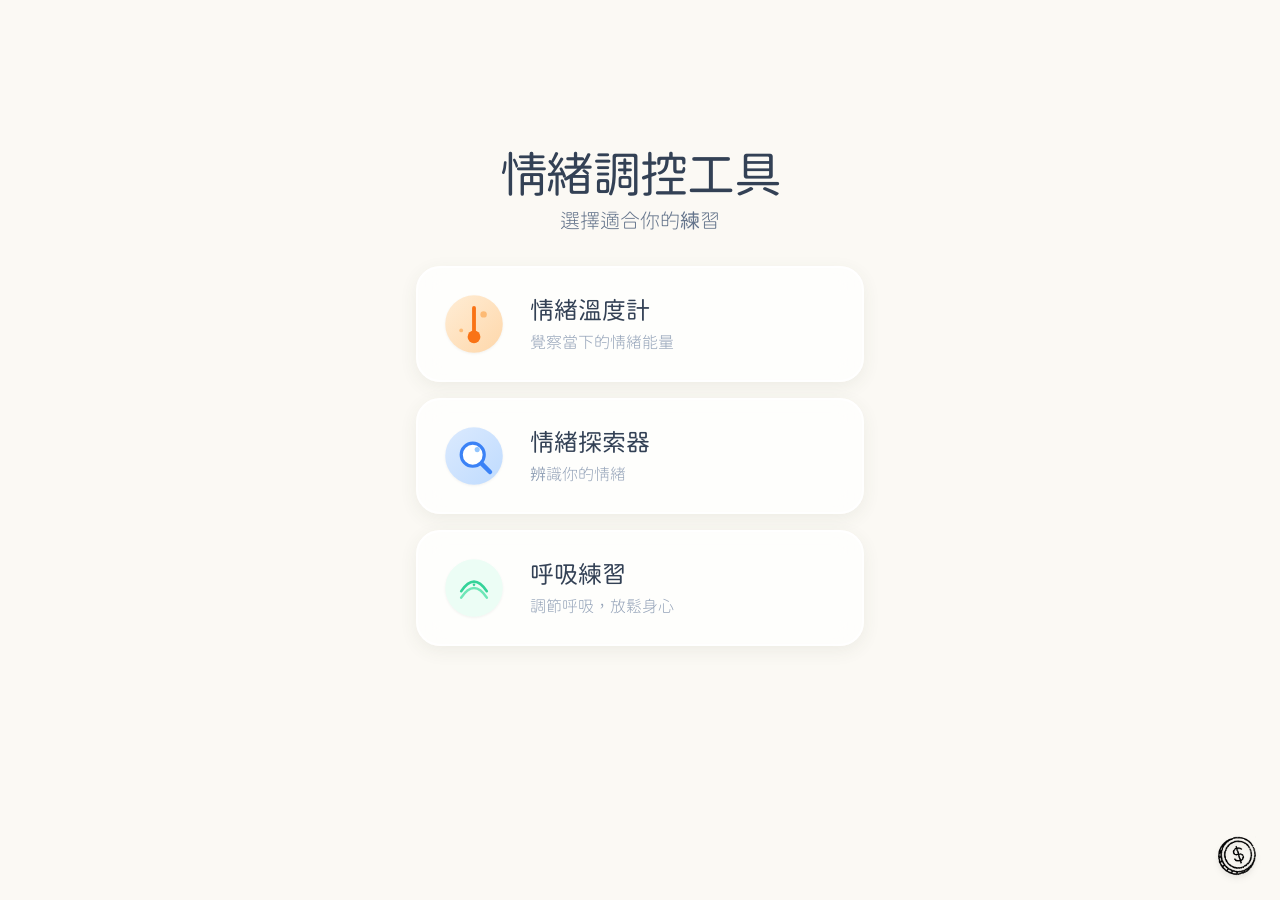
<file: index.html>
<!DOCTYPE html>
<html lang="zh-TW">
<head>
    <meta name="emotion-platform-release" content="2026-10-21-page-edges-v15">
    <link rel="icon" href="[data-uri]">
    <meta charset="UTF-8">
    <meta name="viewport" content="width=device-width, initial-scale=1.0">
    <title>情緒溫度計 (Emotion Meter)</title>
    
    <!-- Fonts -->
    <link href="resources/runtime/platform.css?v=d3106ad6e198" rel="stylesheet">
    
    <!-- Tailwind CSS -->
    <script src="resources/vendor/tailwind.js?v=176e894661aa"></script>
    <script>
        tailwind.config = {
            theme: {
                extend: {
                    fontFamily: {
                        main: ['GenSen Rounded', 'sans-serif'],
                        sans: ['GenSen Rounded', 'PingFang TC', 'Microsoft JhengHei', 'sans-serif'],
                    }
                }
            }
        }
    </script>

    <!-- React & ReactDOM -->
    <script src="resources/vendor/react.production.min.js?v=d949f1c3687a"></script>
    <script src="resources/vendor/react-dom.production.min.js?v=35f4f974f4b2"></script>
    
    <!-- Babel for JSX -->
    

    <style>
        body {
            font-family: 'cwTeXYen', sans-serif;
        }
        /* Custom Slider Styles */
        input[type=range]::-webkit-slider-thumb {
            -webkit-appearance: none;
            height: 56px;
            width: 56px;
            border-radius: 50%;
            background: #ffffff;
            cursor: pointer;
            margin-top: -20px;
            box-shadow: 0 4px 6px -1px rgba(0, 0, 0, 0.1), 0 2px 4px -1px rgba(0, 0, 0, 0.06);
        }
        input[type=range]::-moz-range-thumb {
            height: 56px;
            width: 56px;
            border-radius: 50%;
            background: #ffffff;
            cursor: pointer;
            box-shadow: 0 4px 6px -1px rgba(0, 0, 0, 0.1), 0 2px 4px -1px rgba(0, 0, 0, 0.06);
        }
        input[type=range]::-webkit-slider-runnable-track {
            width: 100%;
            height: 16px;
            cursor: pointer;
            background: rgba(255, 255, 255, 0.9);
            border: 1px solid rgba(0, 0, 0, 0.05);
            box-shadow: inset 0 1px 2px rgba(0,0,0,0.1);
            border-radius: 9999px;
        }
        input[type=range]::-moz-range-track {
            width: 100%;
            height: 16px;
            cursor: pointer;
            background: rgba(255, 255, 255, 0.9);
            border: 1px solid rgba(0, 0, 0, 0.05);
            box-shadow: inset 0 1px 2px rgba(0,0,0,0.1);
            border-radius: 9999px;
        }

        /* Tablet Portrait Scaling */
        @media (min-width: 768px) and (orientation: portrait) {
            .main-card-scale {
                transform: scale(1.5);
            }
        }
        @media (min-width: 1024px) and (orientation: portrait) {
            .main-card-scale {
                transform: scale(1.8);
            }
        }

        /* Mobile Landscape Scaling */
        @media (max-height: 500px) and (orientation: landscape) {
            .main-card-scale {
                transform: scale(0.5);
            }
            .mobile-landscape-scale {
                transform: scale(0.45);
                transform-origin: center center;
                padding-top: 52px !important;
            }
            .mobile-landscape-compact {
                gap: 1rem !important;
            }
            .mobile-landscape-topbar {
                position: absolute !important;
                top: 0 !important;
                left: 0 !important;
                right: 0 !important;
                z-index: 50 !important;
                min-height: 52px !important;
                padding-top: 8px !important;
                background: transparent !important;
                pointer-events: none !important;
            }
            .mobile-landscape-topbar > * {
                pointer-events: auto !important;
            }
            .mobile-landscape-home, .mobile-landscape-restart {
                top: 8px !important;
            }
            .mobile-landscape-music {
                z-index: 999 !important;
                pointer-events: auto !important;
            }
            .mobile-landscape-music button {
                cursor: pointer !important;
                touch-action: manipulation !important;
                min-width: 48px !important;
                min-height: 48px !important;
            }
            .mobile-landscape-btn {
                width: 2rem !important;
                height: 2rem !important;
            }
            .mobile-landscape-emoji {
                font-size: 1.25rem !important;
            }
            .mobile-landscape-submenu {
                top: 48px !important;
            }
            .mobile-landscape-progress {
                height: 4px !important;
                position: absolute !important;
                top: 0 !important;
                left: 0 !important;
                z-index: 50 !important;
                background: rgba(241, 245, 249, 0.9) !important;
            }
            .box-breathing-landscape-fix {
                padding-top: 0 !important;
                justify-content: center !important;
                gap: 0.5rem !important;
                padding-bottom: 0 !important;
            }
            .box-breathing-landscape-fix .breathing-square-container {
                margin-top: -1.5rem !important;
                transform: scale(0.55);
            }
            .box-breathing-landscape-fix .guide-sentence-container {
                margin-top: -2.5rem !important;
            }
            .sphere-landscape-instruction-fix {
                margin-top: 0 !important;
            }
            .sphere-landscape-size-fix {
                /* Default */
            }
        }
        @media (max-height: 500px) and (orientation: landscape) {
            .sphere-landscape-size-fix {
                transform: scale(0.6) !important;
                margin-top: -1.5rem !important;
                margin-bottom: -1rem !important;
            }
            .sphere-landscape-instruction-fix {
                margin-top: -2.5rem !important;
                height: 4rem !important;
                width: 100vw !important;
                left: 50% !important;
                transform: translateX(-50%) !important;
            }
            .sphere-landscape-instruction-fix p {
                white-space: pre !important;
                width: 100% !important;
            }
            .mobile-landscape-music {
                right: 64px !important;
                top: 12px !important;
                z-index: 999 !important;
            }
        }
        @media (min-height: 501px) and (max-height: 700px) and (orientation: landscape) {
            .main-card-scale {
                transform: scale(0.75);
            }
            .mobile-landscape-scale {
                transform: scale(0.8);
                transform-origin: center center;
            }
            .sphere-landscape-size-fix {
                transform: scale(0.9) !important;
            }
        }

        /* Animations */
        @keyframes fadeInUp {
            from {
                opacity: 0;
                transform: translateY(20px);
            }
            to {
                opacity: 1;
                transform: translateY(0);
            }
        }
        @keyframes fadeInUpCentered {
            from {
                opacity: 0;
                transform: translate(-50%, calc(-50% + 20px));
            }
            to {
                opacity: 1;
                transform: translate(-50%, -50%);
            }
        }
        @keyframes fadeInCentered {
            from {
                opacity: 0;
                transform: translate(-50%, -50%);
            }
            to {
                opacity: 1;
                transform: translate(-50%, -50%);
            }
        }
        @keyframes breathing {
            0%, 100% {
                transform: scale(1);
                opacity: 0.5;
            }
            50% {
                transform: scale(1.2);
                opacity: 0.9;
            }
        }
        @keyframes slowFadeInOut {
            0% { opacity: 0; transform: translateY(5px); }
            15% { opacity: 1; transform: translateY(0); }
            85% { opacity: 1; transform: translateY(0); }
            100% { opacity: 0; transform: translateY(-5px); }
        }
    </style>
</head>
<body>
    <script src="resources/runtime/viewport.js?v=d2b3bd6fe7b5"></script>
    <script src="resources/runtime/page-background.js?v=7b0ddb8d5453"></script>
    <script>function emotionAsset(value){if(typeof value!=='string')return value;const key=value.startsWith('./')?value.slice(2):value;return (window.EMOTION_ASSETS&&window.EMOTION_ASSETS[key])||value;}</script>
    <script src="resources/runtime/ink.js?v=6630fa375257"></script>
    <script src="resources/runtime/platform-3d.js?v=744e1a16c7c3"></script>
    <div id="root"></div>

    <script src="resources/runtime/app.js?v=71ab6953e22f"></script>
</body>
<!-- Bundled resource licences and provenance:
resources/vendor/THREE-LICENSE.txt
The MIT License

Copyright © 2010-2024 three.js authors

Permission is hereby granted, free of charge, to any person obtaining a copy
of this software and associated documentation files (the "Software"), to deal
in the Software without restriction, including without limitation the rights
to use, copy, modify, merge, publish, distribute, sublicense, and/or sell
copies of the Software, and to permit persons to whom the Software is
furnished to do so, subject to the following conditions:

The above copyright notice and this permission notice shall be included in
all copies or substantial portions of the Software.

THE SOFTWARE IS PROVIDED "AS IS", WITHOUT WARRANTY OF ANY KIND, EXPRESS OR
IMPLIED, INCLUDING BUT NOT LIMITED TO THE WARRANTIES OF MERCHANTABILITY,
FITNESS FOR A PARTICULAR PURPOSE AND NONINFRINGEMENT. IN NO EVENT SHALL THE
AUTHORS OR COPYRIGHT HOLDERS BE LIABLE FOR ANY CLAIM, DAMAGES OR OTHER
LIABILITY, WHETHER IN AN ACTION OF CONTRACT, TORT OR OTHERWISE, ARISING FROM,
OUT OF OR IN CONNECTION WITH THE SOFTWARE OR THE USE OR OTHER DEALINGS IN
THE SOFTWARE.


resources/fonts/GENSEN-LICENSE.txt
Copyright 2014-2019 Adobe (http://www.adobe.com/), with Reserved Font
Name 'Source'. Source is a trademark of Adobe in the United States
and/or other countries.


This Font Software is licensed under the SIL Open Font License, Version 1.1.
This license is copied below, and is also available with a FAQ at:
http://scripts.sil.org/OFL


—————————————————————————————-
SIL OPEN FONT LICENSE Version 1.1 - 26 February 2007
—————————————————————————————-

PREAMBLE
The goals of the Open Font License (OFL) are to stimulate worldwide
development of collaborative font projects, to support the font creation
efforts of academic and linguistic communities, and to provide a free and
open framework in which fonts may be shared and improved in partnership
with others.

The OFL allows the licensed fonts to be used, studied, modified and
redistributed freely as long as they are not sold by themselves. The
fonts, including any derivative works, can be bundled, embedded, 
redistributed and/or sold with any software provided that any reserved
names are not used by derivative works. The fonts and derivatives,
however, cannot be released under any other type of license. The
requirement for fonts to remain under this license does not apply
to any document created using the fonts or their derivatives.

DEFINITIONS
"Font Software" refers to the set of files released by the Copyright
Holder(s) under this license and clearly marked as such. This may
include source files, build scripts and documentation.

"Reserved Font Name" refers to any names specified as such after the
copyright statement(s).

"Original Version" refers to the collection of Font Software components as
distributed by the Copyright Holder(s).

"Modified Version" refers to any derivative made by adding to, deleting,
or substituting — in part or in whole — any of the components of the
Original Version, by changing formats or by porting the Font Software to a
new environment.

"Author" refers to any designer, engineer, programmer, technical
writer or other person who contributed to the Font Software.

PERMISSION & CONDITIONS
Permission is hereby granted, free of charge, to any person obtaining
a copy of the Font Software, to use, study, copy, merge, embed, modify,
redistribute, and sell modified and unmodified copies of the Font
Software, subject to the following conditions:

1) Neither the Font Software nor any of its individual components,
in Original or Modified Versions, may be sold by itself.

2) Original or Modified Versions of the Font Software may be bundled,
redistributed and/or sold with any software, provided that each copy
contains the above copyright notice and this license. These can be
included either as stand-alone text files, human-readable headers or
in the appropriate machine-readable metadata fields within text or
binary files as long as those fields can be easily viewed by the user.

3) No Modified Version of the Font Software may use the Reserved Font
Name(s) unless explicit written permission is granted by the corresponding
Copyright Holder. This restriction only applies to the primary font name as
presented to the users.

4) The name(s) of the Copyright Holder(s) or the Author(s) of the Font
Software shall not be used to promote, endorse or advertise any
Modified Version, except to acknowledge the contribution(s) of the
Copyright Holder(s) and the Author(s) or with their explicit written
permission.

5) The Font Software, modified or unmodified, in part or in whole,
must be distributed entirely under this license, and must not be
distributed under any other license. The requirement for fonts to
remain under this license does not apply to any document created
using the Font Software.

TERMINATION
This license becomes null and void if any of the above conditions are
not met.

DISCLAIMER
THE FONT SOFTWARE IS PROVIDED "AS IS", WITHOUT WARRANTY OF ANY KIND,
EXPRESS OR IMPLIED, INCLUDING BUT NOT LIMITED TO ANY WARRANTIES OF
MERCHANTABILITY, FITNESS FOR A PARTICULAR PURPOSE AND NONINFRINGEMENT
OF COPYRIGHT, PATENT, TRADEMARK, OR OTHER RIGHT. IN NO EVENT SHALL THE
COPYRIGHT HOLDER BE LIABLE FOR ANY CLAIM, DAMAGES OR OTHER LIABILITY,
INCLUDING ANY GENERAL, SPECIAL, INDIRECT, INCIDENTAL, OR CONSEQUENTIAL
DAMAGES, WHETHER IN AN ACTION OF CONTRACT, TORT OR OTHERWISE, ARISING
FROM, OUT OF THE USE OR INABILITY TO USE THE FONT SOFTWARE OR FROM
OTHER DEALINGS IN THE FONT SOFTWARE.

resources/textures/bark/SOURCE.txt
Bark Brown 02 — Rob Tuytel / Poly Haven
https://polyhaven.com/a/bark_brown_02
CC0 1.0 Universal: https://creativecommons.org/publicdomain/zero/1.0/
1K diffuse, OpenGL normal and roughness JPG textures.


resources/models/body/SOURCE.txt
Original rounded character generated for this platform.
Continuous soft body mesh, large rounded head, short arms and legs.
Generator: development/body/build-rounded.mjs


resources/audio/HEAD-PIANO-SOURCE.txt
Head body-sensation exercise: head-piano-v4.m4a.
Piano source: Piano Ambience chord progression 82bpm (sharps keys not quantized, natural), by CVLTIV8R.
Source: https://freesound.org/people/CVLTIV8R/sounds/810857/
License displayed on source page: Creative Commons 0 (CC0).
Preview source: https://cdn.freesound.org/previews/810/810857_2520418-hq.mp3
Approved listening sample: development/audio/head-preview/head-music-preview-v4.wav.
The 90-second practice edition uses the same piano, tonal processing and reference gain, with soft opening and ending fades. It covers all five existing body-guidance stages.
The breathing-tree music remains music2.mp3.

-->
</html>
</file>
<file: resources/runtime/platform.css>
@font-face{font-family:'GenSen Rounded';src:url('../fonts/gensen-300-subset.woff2') format('woff2');font-weight:300;font-style:normal;font-display:swap}
@font-face{font-family:'GenSen Rounded';src:url('../fonts/gensen-complete.woff2') format('woff2');font-weight:400 900;font-style:normal;font-display:swap}
@font-face{font-family:'GenSen Complete';src:url('../fonts/gensen-complete.woff2') format('woff2');font-weight:300;font-display:swap}
:root{--emotion-font:'GenSen Rounded','GenSen Complete','PingFang TC','Microsoft JhengHei',sans-serif}
body,button,input,textarea,select,h1,h2,h3,h4,p,label,.font-main,.font-sans,.font-mono{font-family:var(--emotion-font)!important;font-synthesis:none}
body,p,textarea{font-weight:300}h1,h2,h3,h4,button,label,strong,b,.font-bold,.font-black,.font-semibold,.font-medium{font-weight:400!important}
/* Appearance only: retain the original widths, heights, spacing and breakpoints. */
body{background:#f5f2eb}
[class~="bg-[#FDFBF7]"]{background-color:rgba(253,251,247,.78)!important}
.bg-white{background-color:rgba(255,255,255,.72)!important}
button.bg-white,button[class*="bg-white/"]{backdrop-filter:blur(14px);-webkit-backdrop-filter:blur(14px);box-shadow:0 5px 18px rgba(66,74,57,.075);border-color:rgba(255,255,255,.9)}
button.bg-white:hover{background-color:rgba(255,255,255,.92)!important;box-shadow:0 7px 22px rgba(66,74,57,.11)}
button.bg-white:active{box-shadow:inset 0 1px 5px rgba(66,74,57,.09)}
/* Light and reflections live inside the original breathing sphere. */
.breath-orb{isolation:isolate;border:1px solid rgba(255,255,255,.52)}
.breath-orb:before{content:'';position:absolute;inset:0;border-radius:inherit;background:radial-gradient(ellipse at 30% 22%,rgba(255,255,255,.88),rgba(255,255,255,.24) 30%,transparent 60%);box-shadow:inset -14px -20px 30px rgba(42,66,65,.16),inset 6px 7px 18px rgba(255,255,255,.4);pointer-events:none;z-index:-1}
.breath-orb:after{content:'';position:absolute;inset:9%;border-radius:inherit;border-top:1px solid rgba(255,255,255,.45);transform:rotate(-22deg);pointer-events:none;z-index:-1}
canvas.touch-none{-webkit-user-select:none;user-select:none;-webkit-touch-callout:none;touch-action:none}
/* Fixed app viewport; the all-emotions region owns the only page scrolling. */



textarea{overscroll-behavior:none}
.writing-sidebar{min-height:0;overscroll-behavior:none}
.writing-sidebar>div:last-child{min-height:0!important}

.platform-home{position:fixed;inset:0;min-height:0;height:100dvh;overflow:hidden;overscroll-behavior:none;touch-action:none}
.breathing-platform{height:100dvh!important}
.breathing-platform .mobile-landscape-topbar{flex-shrink:0}
.breathing-content{min-height:0}
@media(max-width:767px) and (orientation:portrait){
 .breathing-intro-guidance{top:calc(38% + 24px)!important}
 /* Visual offsets only: preserve both figures' layout boxes and sizes. */
 .body-sensation-footer,.tree-guidance-footer{transform:translateY(-12px)}
 .tree-breathing-progress{bottom:0!important}
}
@media(max-width:767px) and (max-height:600px) and (orientation:portrait){
 .breathing-intro-guidance{top:calc(38% + 34px)!important}
}
@media(max-width:360px){.platform-home h1{font-size:2.5rem}}
@media(max-height:700px) and (orientation:portrait){
 .platform-home{padding-top:20px!important;padding-bottom:60px!important}
 .platform-home>.space-y-8>:not([hidden])~:not([hidden]){margin-top:20px}
 .platform-home button{padding:16px;gap:18px}
 .platform-home button svg{width:52px;height:52px;flex-shrink:0}
}
@media(max-height:500px) and (orientation:landscape){
 .writing-sidebar{overflow-y:auto!important;overscroll-behavior:none}
 .writing-sidebar>div:last-child{min-height:300px!important}
 .platform-home{padding:12px 60px 28px!important}
 .platform-home h1{font-size:1.75rem;line-height:1.2}
 .platform-home>.space-y-8>:not([hidden])~:not([hidden]){margin-top:12px}
 .platform-home .space-y-4>:not([hidden])~:not([hidden]){margin-top:8px}
 .platform-home button{padding:10px 16px;gap:16px}
 .platform-home button svg{width:38px;height:38px;flex-shrink:0}
 .platform-home button h3{font-size:19px;line-height:1.25}
 .platform-home button p{font-size:13px;line-height:1.3;margin-top:2px}
 .platform-home .text-xl{font-size:15px;line-height:1.3}
}
.sphere-landscape-size-fix:before,.sphere-landscape-size-fix:after{content:'';position:absolute;inset:0;border-radius:50%;border:1px solid rgba(148,177,166,.15);pointer-events:none}
.sphere-landscape-size-fix:after{inset:-10px;border-color:rgba(148,177,166,.08)}

/* Existing six body targets, now visible as light rather than added controls. */
.body-hotspot{border:0;background:transparent;padding:0;-webkit-tap-highlight-color:transparent;touch-action:manipulation;isolation:isolate;outline-offset:-7px}
.body-marker{position:relative;display:block;width:46px;height:46px;border-radius:50%;background:radial-gradient(circle,rgba(255,255,231,.86) 0%,rgba(247,250,217,.65) 28%,rgba(222,240,212,.28) 58%,transparent 100%);pointer-events:none;transition:transform .6s,background .6s}
.body-hotspot:nth-of-type(2n) .body-marker{animation-delay:-2s}
.body-hotspot[aria-pressed="true"] .body-marker{transform:scale(1.22);background:radial-gradient(circle,rgba(255,255,230,1) 0%,rgba(247,248,209,.64) 17%,rgba(219,238,214,.24) 45%,transparent 74%)}
.body-hotspot:focus-visible{outline:2px solid rgba(111,157,133,.8);border-radius:50%}
@keyframes bodyLight{0%,100%{filter:brightness(.96)}50%{filter:brightness(1.12)}}
@media(prefers-reduced-motion:reduce){.body-marker{animation:none}.body-hotspot[aria-pressed="true"] .animate-\[breathing_4s_ease-in-out_infinite\]{animation:none}}

.body-figure[data-ready="true"] > .body-image{visibility:hidden}

/* Breathing options: soften the surfaces while retaining the calibrated geometry. */
.mobile-landscape-options .mobile-landscape-btn{
 --option-rgb:112,164,133;
 background-color:rgba(255,255,255,.58)!important;
 border-color:transparent!important;
 box-shadow:inset 0 0 0 1px rgba(255,255,255,.82),0 3px 12px rgba(76,88,74,.045)!important;
 backdrop-filter:blur(14px);-webkit-backdrop-filter:blur(14px);
 -webkit-tap-highlight-color:transparent;
}
.mobile-landscape-options .mobile-landscape-btn[class~="border-blue-400"]{--option-rgb:113,154,198}
.mobile-landscape-options .mobile-landscape-btn[class~="border-orange-400"]{--option-rgb:216,156,102}
.mobile-landscape-options .mobile-landscape-btn[class~="scale-110"]{
 background-color:rgba(var(--option-rgb),.16)!important;
 box-shadow:inset 0 0 0 1px rgba(var(--option-rgb),.52),inset 0 2px 10px rgba(255,255,255,.56),0 3px 12px rgba(var(--option-rgb),.075)!important;
}
@media(hover:hover){
 .mobile-landscape-options .mobile-landscape-btn:hover{background-color:rgba(255,255,255,.82)!important}
 .mobile-landscape-options .mobile-landscape-btn[class~="scale-110"]:hover{background-color:rgba(var(--option-rgb),.20)!important}
}
.mobile-landscape-options .mobile-landscape-btn > .rounded-full,
.mobile-landscape-options .mobile-landscape-btn > .rounded-md{
 background-image:radial-gradient(ellipse at 28% 20%,rgba(255,255,255,.28),transparent 68%);
 box-shadow:inset 0 -1px 2px rgba(60,85,72,.06);
}
.mobile-landscape-options .mobile-landscape-emoji{display:inline-block;transform:scale(.88);filter:saturate(.88)}
.mobile-landscape-submenu{margin-top:8px}
.mobile-landscape-submenu > .backdrop-blur-md{
 background-color:rgba(255,255,255,.68)!important;
 border-color:rgba(255,255,255,.9)!important;
 box-shadow:0 5px 16px rgba(76,88,74,.075),inset 0 1px 0 rgba(255,255,255,.8)!important;
 backdrop-filter:blur(20px);-webkit-backdrop-filter:blur(20px);
}
.mobile-landscape-submenu .h-px{background-color:rgba(120,147,132,.12)!important}
.mobile-landscape-submenu button{
 background-color:rgba(255,255,255,.44)!important;
 border-color:rgba(120,147,132,.12)!important;
 color:#65796f!important;
 box-shadow:none!important;
 -webkit-tap-highlight-color:transparent;
}
.mobile-landscape-submenu button[class~="text-green-600"]{color:#438263!important}
.mobile-landscape-submenu button[class~="text-purple-600"]{color:#80689e!important;border-color:rgba(145,120,175,.15)!important}
.mobile-landscape-submenu button[class~="shadow-inner"],
.mobile-landscape-submenu button[class~="bg-slate-800"]{
 background-color:rgba(134,191,157,.22)!important;
 color:#426d55!important;
 box-shadow:inset 0 0 0 1px rgba(112,164,133,.44),inset 0 2px 7px rgba(255,255,255,.5)!important;
}
@media(hover:hover){.mobile-landscape-submenu button:hover{background-color:rgba(134,191,157,.15)!important}}
.mobile-landscape-options .mobile-landscape-btn:focus-visible,
.mobile-landscape-submenu button:focus-visible{outline:2px solid #78a28b;outline-offset:3px}

/* Experimental copy only: a connected coordinate map and a foreground fade. */
.zone-explorer{background:#faf8f3!important;color:#526158;isolation:isolate}
.zone-main{display:flex;flex-direction:column;min-height:0;height:100%}
.zone-topbar{display:flex;align-items:center;justify-content:space-between;padding:12px 16px;padding-top:max(12px,env(safe-area-inset-top));flex-shrink:0;transition:opacity .7s ease-in-out}
.zone-stage{display:flex;align-items:center;justify-content:center;flex:1;min-height:0;padding:18px 22px max(36px,env(safe-area-inset-bottom));overflow:hidden;overscroll-behavior:none}
.zone-map{position:relative;width:100%;max-width:600px;margin:auto;padding:18px 0 46px 42px;transition:opacity .7s ease-in-out,filter .7s ease-in-out}
.zone-main[data-muted="true"] .zone-map{opacity:.075;filter:blur(.6px)}
.zone-main[data-muted="true"] .zone-topbar{opacity:.28}
.zone-grid{display:grid;grid-template-columns:repeat(2,minmax(0,1fr));gap:2px;overflow:hidden;border-radius:26px;background:rgba(255,255,255,.83);border:1px solid rgba(255,255,255,.9);box-shadow:0 12px 38px rgba(72,83,69,.045),inset 0 1px 0 white}
.zone-tile{aspect-ratio:1;min-width:0;padding:0;border:0;background:linear-gradient(145deg,rgba(var(--zone-rgb),.105),rgba(var(--zone-rgb),.23));display:flex;align-items:center;justify-content:center;transition:filter .25s ease;touch-action:manipulation;-webkit-tap-highlight-color:transparent}
.zone-light-art{width:100%;height:100%;display:block;pointer-events:none}
.zone-grid>.zone-tile:first-child{border-top-left-radius:inherit}
.zone-grid>.zone-tile:nth-child(2){border-top-right-radius:inherit}
.zone-grid>.zone-tile:nth-child(3){border-bottom-left-radius:inherit}
.zone-grid>.zone-tile:nth-child(4){border-bottom-right-radius:inherit}
.zone-tile:active{filter:brightness(1.04)}
@media(hover:hover){.zone-tile:hover{filter:brightness(1.035)}}
.zone-axis-y{position:absolute;left:25px;top:18px;bottom:46px;width:1px;background:rgba(90,105,96,.43)}
.zone-axis-y:before{content:'';position:absolute;left:-3px;top:1px;width:7px;height:7px;border-left:1px solid rgba(90,105,96,.56);border-top:1px solid rgba(90,105,96,.56);transform:rotate(45deg)}
.zone-axis-y span,.zone-axis-x span{position:absolute;white-space:nowrap;color:#6e7c72;font-size:11px;line-height:1.2}
.zone-axis-y .axis-y-name{left:-23px;top:50%;transform:translateY(-50%);writing-mode:vertical-rl;text-orientation:upright;letter-spacing:.15em;font-size:14px;color:#56685c}
.zone-axis-y .axis-y-high{left:-16px;top:12px}
.zone-axis-y .axis-y-low{left:-16px;bottom:4px}
.zone-axis-x{position:absolute;left:42px;right:0;bottom:28px;height:1px;background:rgba(90,105,96,.43)}
.zone-axis-x:after{content:'';position:absolute;right:1px;top:-3px;width:7px;height:7px;border-right:1px solid rgba(90,105,96,.56);border-top:1px solid rgba(90,105,96,.56);transform:rotate(45deg)}
.zone-axis-x .axis-x-name{left:50%;top:10px;transform:translateX(-50%);font-size:14px;letter-spacing:.08em;color:#56685c}
.zone-axis-x .axis-x-low{left:0;top:10px}.zone-axis-x .axis-x-high{right:7px;top:10px}
.zone-overlay{position:fixed;inset:0;z-index:40;display:flex;align-items:center;justify-content:center;padding:82px 20px max(30px,env(safe-area-inset-bottom));background:rgba(250,248,243,.035);animation:zoneForeground .7s ease-in-out both}
.zone-floating{position:relative;width:100%;max-width:560px;max-height:100%;display:flex;flex-direction:column;border:0;background:transparent;padding:0;min-height:0;overscroll-behavior:contain}
.zone-floating-heading{display:flex;align-items:center;justify-content:space-between;gap:10px;padding:0 2px 22px;flex-shrink:0}
.zone-floating-heading h2{display:flex;align-items:center;gap:8px;color:var(--zone-ink);font-size:16px;line-height:1.5;margin:0;white-space:nowrap;letter-spacing:.02em}
.zone-heading-dot{display:block;width:8px;height:8px;border-radius:50%;background:rgba(var(--zone-rgb),.78);flex-shrink:0}
.zone-floating-actions{display:flex;align-items:center;gap:7px}
.zone-close{width:34px;height:34px;display:flex;align-items:center;justify-content:center;border:1px solid rgba(128,143,131,.12);border-radius:50%;background:rgba(255,255,255,.45);color:#7c8b80;flex-shrink:0}
.zone-close svg{width:20px;height:20px}
.zone-next{width:40px;height:40px;flex-shrink:0;display:flex;align-items:center;justify-content:center;border-radius:50%;border:1px solid rgba(var(--zone-rgb),.34);background:rgba(var(--zone-rgb),.18);color:var(--zone-ink);transition:opacity .2s;opacity:1}
.zone-next svg{width:22px;height:22px}.zone-next:disabled{opacity:0;pointer-events:none}
.zone-emotions{display:grid;grid-template-columns:repeat(3,minmax(0,1fr));gap:12px;grid-auto-rows:minmax(0,1fr);overflow:hidden;overscroll-behavior:none;padding:3px 3px 8px;min-height:0;scrollbar-width:thin;scrollbar-color:rgba(var(--zone-rgb),.25) transparent}
.zone-emotion-card{width:100%;aspect-ratio:1;display:flex;align-items:center;justify-content:center;padding:7px;background:rgba(255,255,255,.52);border:1px solid rgba(var(--zone-rgb),.13);box-shadow:0 5px 18px rgba(90,104,91,.025);border-radius:22px;transition:background .2s,box-shadow .2s;animation:zoneForeground .45s ease-out backwards;-webkit-tap-highlight-color:transparent;touch-action:manipulation}
.zone-emotion-card:last-child:nth-child(3n+1){grid-column:2}
.zone-emotion-card img{width:100%;height:100%;object-fit:contain;pointer-events:none}
.zone-emotion-card[aria-pressed="true"]{background:rgba(var(--zone-rgb),.13);border-color:rgba(var(--zone-rgb),.58);box-shadow:0 0 0 2px rgba(var(--zone-rgb),.10)}
.zone-explorer button:focus-visible{outline:2px solid #6e9581;outline-offset:3px}
.zone-definition>div img{max-height:48vh}
@keyframes zoneForeground{from{opacity:0}to{opacity:1}}
@media(min-width:600px){.zone-topbar{padding:18px 24px}.zone-stage{padding:22px 34px 40px}.zone-map{padding-left:48px;padding-bottom:52px}.zone-grid{border-radius:32px}.zone-axis-y{left:28px;bottom:52px}.zone-axis-x{left:48px;bottom:31px}.zone-axis-y .axis-y-name,.zone-axis-x .axis-x-name{font-size:16px}.zone-floating-heading{padding-bottom:26px}.zone-floating-heading h2{font-size:20px}.zone-emotions{gap:16px}.zone-emotion-card{padding:12px;border-radius:26px}}
@media(max-width:350px){.zone-stage{padding:12px 18px 28px}.zone-map{padding-left:35px}.zone-axis-y{left:20px}.zone-axis-y .axis-y-name{left:-20px;font-size:13px}.zone-axis-y .axis-y-high,.zone-axis-y .axis-y-low{left:-13px}.zone-axis-x{left:35px}.zone-overlay{padding:72px 16px 24px}.zone-floating-heading{gap:6px;padding-bottom:16px}.zone-floating-heading h2{font-size:14px;gap:6px}.zone-floating-actions{gap:4px}.zone-next{width:34px;height:34px}.zone-close{width:30px;height:30px}.zone-emotions{gap:9px}.zone-emotion-card{border-radius:18px;padding:5px}}
@media(max-height:500px) and (orientation:landscape){.zone-topbar{padding:8px 16px}.zone-stage{padding:4px 18px 10px}.zone-map{max-width:calc(100dvh - 110px);padding-top:10px;padding-bottom:35px;padding-left:32px}.zone-grid{border-radius:20px}.zone-axis-y{left:18px;top:10px;bottom:35px}.zone-axis-y .axis-y-name{font-size:12px;left:-18px}.zone-axis-y .axis-y-high,.zone-axis-y .axis-y-low{font-size:10px;left:-12px}.zone-axis-x{left:32px;bottom:21px}.zone-axis-x .axis-x-name{font-size:12px;top:7px}.zone-axis-x .axis-x-low,.zone-axis-x .axis-x-high{font-size:10px;top:6px}.zone-overlay{padding:60px 22px 16px}.zone-floating{max-width:680px}.zone-floating-heading{padding-bottom:12px}.zone-emotions{grid-template-columns:repeat(4,minmax(0,1fr));gap:10px}.zone-emotion-card:last-child:nth-child(3n+1){grid-column:auto}.zone-emotion-card{padding:5px;border-radius:17px}}
@media(prefers-reduced-motion:reduce){.zone-overlay,.zone-floating,.zone-emotion-card,.zone-view-menu{animation:none!important}.zone-explorer *{transition:none!important}}

/* Three approved views, confined to the demonstration copy. */
.zone-explorer{background:#faf8f5!important}
.zone-topbar{position:relative;z-index:20;min-height:64px}
.zone-topbar h1{position:absolute;left:50%;transform:translateX(-50%);pointer-events:none;white-space:nowrap}
.zone-top-actions{display:flex;align-items:center;gap:7px;--zone-rgb:210,174,78;--zone-ink:#8c773e}
.zone-switch-wrap{position:relative}
.zone-switch{width:44px;height:44px;display:grid;place-items:center;border:1px solid rgba(255,255,255,.95);border-radius:50%;background:rgba(255,255,255,.9);box-shadow:0 3px 14px rgba(80,87,78,.065);touch-action:manipulation}
.zone-switch>svg{width:30px;height:30px}
.zone-view-menu{position:absolute;right:0;top:calc(100% + 9px);display:flex;gap:5px;padding:7px;background:rgba(255,255,255,.94);backdrop-filter:blur(18px);border:1px solid white;border-radius:22px;box-shadow:0 10px 30px rgba(68,79,71,.11);animation:zoneForeground .18s ease-out}
.zone-view-menu button{width:48px;height:48px;border-radius:16px;border:1px solid transparent;display:grid;place-items:center;touch-action:manipulation;background:rgba(250,249,245,.9)}
.zone-view-menu svg{width:33px;height:33px}
.zone-view-menu button[aria-checked="true"]{background:#dfeade;border-color:#acc6b2;box-shadow:inset 0 0 0 1px rgba(148,178,156,.16)}
/* A small cushioned press with one gentle return, including touch and keyboard. */
.zone-switch,.zone-view-menu button{transform:translateY(0) scale(1);transition:transform .46s cubic-bezier(.2,1.45,.4,1),background-color .35s ease,box-shadow .35s ease,border-color .35s ease;-webkit-tap-highlight-color:transparent}
.zone-switch[data-pressing="true"],.zone-view-menu button[data-pressing="true"]{transform:translateY(1.5px) scale(.94);transition-duration:.12s;transition-timing-function:ease-out;box-shadow:inset 0 2px 6px rgba(85,110,94,.12);background-color:#e3ece2}
@media(hover:hover) and (pointer:fine){.zone-switch:hover,.zone-view-menu button:hover{background-color:#edf3eb;box-shadow:0 4px 14px rgba(85,110,94,.11)}}
.zone-map[data-mode="weather"]{max-width:min(600px,calc(100dvh - 150px))}
.zone-map[data-mode="clouds"]{padding:0;max-width:min(560px,calc(100dvh - 150px))}
.zone-grid[data-art="weather"]{background:rgba(255,255,255,.35);gap:2px;aspect-ratio:1}
.zone-grid[data-art="weather"] .zone-tile{position:relative;background:linear-gradient(145deg,rgba(var(--zone-rgb),.08),rgba(var(--zone-rgb),.14))}
.zone-weather-art{display:block;width:100%;height:100%;pointer-events:none;opacity:.85;filter:saturate(.95);transition:opacity .7s ease-in-out,filter .7s ease-in-out}
.zone-grid .zone-tile::after{content:'';position:absolute;inset:0;z-index:3;pointer-events:none;border-radius:inherit;box-shadow:inset 0 0 0 2px rgba(var(--zone-rgb),.68),inset 0 0 30px rgba(var(--zone-rgb),.13);opacity:0;transition:opacity .6s ease-in-out}
.zone-tile[data-lit="true"] .zone-weather-art,.zone-tile:active .zone-weather-art,.zone-tile:focus-visible .zone-weather-art{opacity:1;filter:saturate(1.12)}
.zone-grid .zone-tile:is([data-lit="true"],:active,:focus-visible)::after{opacity:1}
.zone-grid[data-art="weather"] .zone-tile:is([data-lit="true"],:active) .zone-weather-art,.zone-grid[data-art="weather"] .zone-tile:is([data-lit="true"],:active)::after{transition-duration:.18s}
@media(hover:hover) and (pointer:fine){.zone-tile:hover .zone-weather-art{opacity:1;filter:saturate(1.12)}.zone-grid .zone-tile:hover::after{opacity:1}}
.zone-stage-frame{position:relative;flex:1;min-height:0}
.zone-stage-frame>.zone-stage{position:absolute;inset:0}
.zone-stage-entering{animation:zoneForeground .7s ease-in-out both}
.zone-stage-leaving{animation:zoneBackground .7s ease-in-out both;pointer-events:none}
.zone-overlay[data-closing="true"]{animation:zoneBackground .7s ease-in-out both;pointer-events:none}
@keyframes zoneBackground{from{opacity:1}to{opacity:0}}
@media(prefers-reduced-motion:reduce){.zone-stage-entering,.zone-stage-leaving{animation:none!important}}
.zone-grid[data-art="clouds"]{gap:2px;aspect-ratio:1}
.zone-grid[data-art="clouds"] .zone-tile{--cloud-alpha:.90;--cloud-saturation:1;--cloud-glow:0;position:relative;flex-direction:column;justify-content:flex-start;background:linear-gradient(155deg,rgba(var(--zone-rgb),.13),rgba(var(--zone-rgb),.22))}
.zone-grid[data-art="clouds"] .zone-tile::before{content:'';position:absolute;inset:0;border-radius:inherit;background:linear-gradient(155deg,rgba(var(--zone-rgb),.22),rgba(var(--zone-rgb),.38));box-shadow:inset 0 0 30px rgba(var(--zone-rgb),.16);opacity:var(--cloud-glow);transition:opacity .7s ease-in-out;pointer-events:none}
.zone-cloud-art{position:relative;z-index:1;display:block;width:100%;height:80%;flex-shrink:0;overflow:hidden;pointer-events:none;mix-blend-mode:multiply;opacity:var(--cloud-alpha);filter:saturate(var(--cloud-saturation));transition:opacity .7s ease-in-out,filter .7s ease-in-out}
.zone-grid[data-art="clouds"] .zone-tile:is([data-lit="true"],:active,:focus-visible){--cloud-alpha:1;--cloud-saturation:1.16;--cloud-glow:1}
.zone-grid[data-art="clouds"] .zone-tile:is([data-lit="true"],:active) .zone-cloud-art,.zone-grid[data-art="clouds"] .zone-tile:is([data-lit="true"],:active)::before{transition-duration:.18s}
@media(hover:hover) and (pointer:fine){.zone-grid[data-art="clouds"] .zone-tile:hover{--cloud-alpha:1;--cloud-saturation:1.16;--cloud-glow:1}}
@media(prefers-reduced-motion:reduce){.zone-grid[data-art="clouds"] .zone-tile::before{transition:none!important}}
.zone-cloud-label{position:absolute;z-index:1;bottom:9%;left:0;right:0;display:flex;align-items:center;justify-content:center;font-size:clamp(11px,3.1vw,17px);color:#566274;white-space:nowrap;line-height:1.35}
.zone-cloud-label>span{padding:0 1px;opacity:.7}
.zone-stage[data-mode="all"]{display:block;padding:16px 10px max(26px,env(safe-area-inset-bottom));overflow-x:hidden;overflow-y:auto;overscroll-behavior:none;touch-action:pan-y pinch-zoom;scrollbar-width:thin}
.zone-all{--zone-rgb:210,174,78;--zone-ink:#8c773e;max-width:1120px;margin:0 auto;--all-card:clamp(50px,11vw,140px)}
.zone-all-group{display:flex;flex-direction:column;gap:12px;margin-bottom:30px}
.zone-all-row{display:flex;justify-content:center;gap:clamp(6px,1.5vw,18px)}
.zone-all .zone-emotion-card{width:var(--all-card);flex:0 0 var(--all-card);padding:5px;border-radius:18px}
.zone-all-portrait{--all-card:clamp(78px,26vw,160px)}
.zone-all-portrait .zone-all-row{gap:clamp(8px,3vw,20px)}
.zone-all-portrait .zone-all-group{gap:12px;margin-bottom:30px}
.zone-definition{overflow:hidden;overscroll-behavior:none}
@media(max-width:350px){.zone-topbar h1{font-size:18px}.zone-top-actions{gap:4px}.zone-top-actions .zone-next{width:34px;height:34px}.zone-cloud-label{font-size:11px}}
@media(max-height:500px) and (orientation:landscape){.zone-topbar{min-height:56px}.zone-map[data-mode="weather"]{max-width:calc(100dvh - 130px)}.zone-map[data-mode="clouds"]{max-width:calc(100dvh - 95px)}.zone-cloud-label{font-size:12px}.zone-all{--all-card:clamp(70px,10.4vw,128px)}.zone-all-group{margin-bottom:24px}}

/* Fit quadrant cards inside the fixed foreground, including phone landscape. */
.zone-emotions .zone-emotion-card{position:relative;width:100%;height:auto;aspect-ratio:1;max-width:100%;min-height:0;justify-self:center}
.zone-emotions .zone-emotion-card img{position:absolute;inset:0;width:100%;height:100%;padding:inherit;box-sizing:border-box}
/* Landscape phones retain the original artwork sizes and internal scrolling. */
@media(max-height:500px) and (orientation:landscape){
 .zone-stage,.zone-emotions,.zone-definition{overflow-x:hidden;overflow-y:auto;overscroll-behavior:none;touch-action:pan-y pinch-zoom}
 .zone-emotions{grid-auto-rows:auto}
 .zone-emotions .zone-emotion-card{height:auto;width:100%;justify-self:stretch}
}

/* Preview v3: emotion hue also fills the browser-sampled solid base. */
html{overscroll-behavior:none;background-color:var(--edge-canvas-colour,#f5f2eb)!important;background-image:none!important}
body{background-color:var(--edge-canvas-colour,#f5f2eb)!important;background-image:var(--edge-canvas-image,none)!important;background-repeat:no-repeat;background-size:100% 100%;overscroll-behavior:none;min-height:100dvh}
#root{position:relative;height:100dvh;min-height:100dvh}
#root>.platform-home,#root>.fixed.inset-0{position:absolute!important;inset:0}
#root>[data-edge-paint]{background-color:transparent!important;background-image:none!important}
</file>
